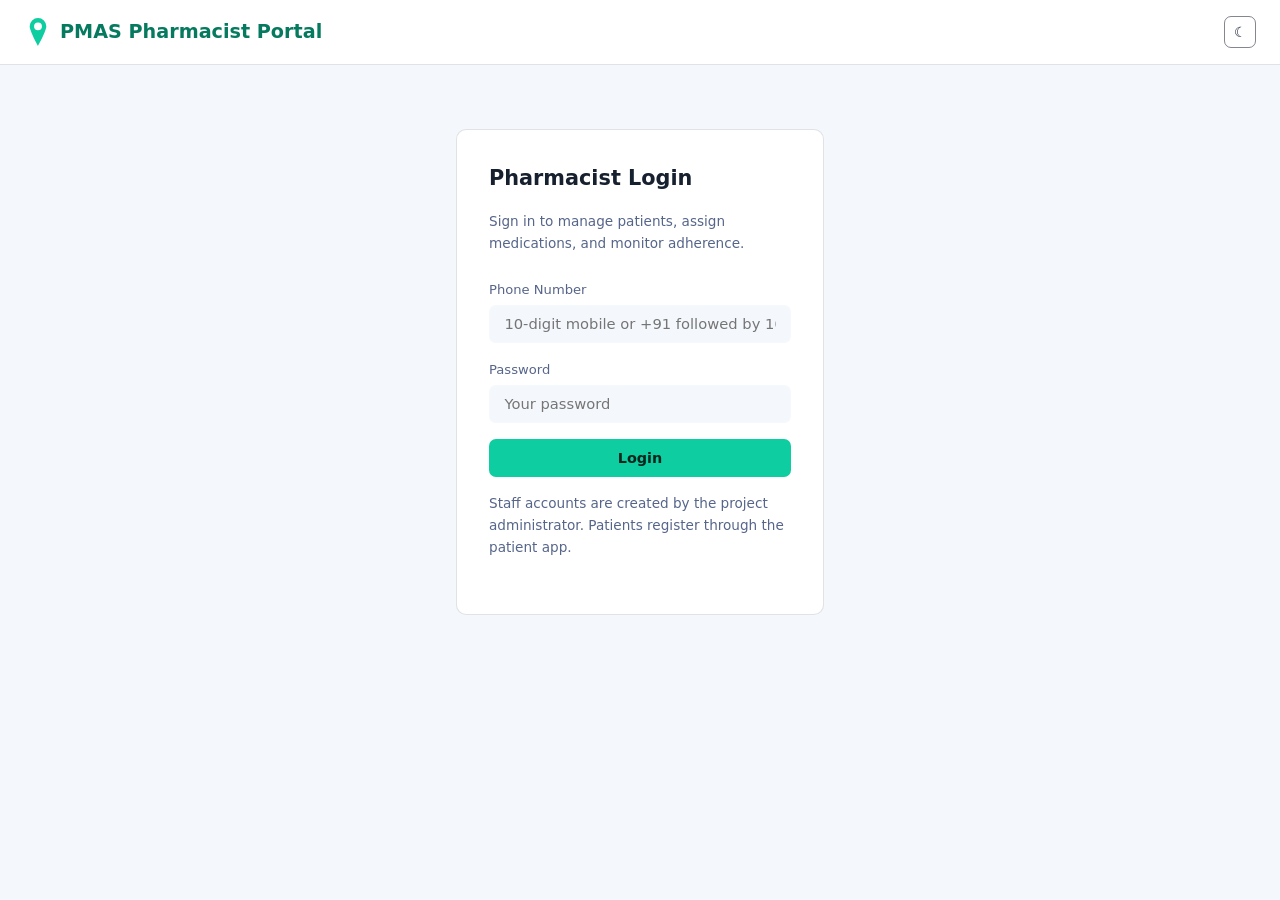
<file: pharmacist-portal/index.html>
<!DOCTYPE html>
<html lang="en" data-theme="dark">
<head>
<meta charset="UTF-8">
<meta name="viewport" content="width=device-width, initial-scale=1.0">
<meta name="description" content="PMAS Pharmacist Portal — Patient enrollment, medication management, and adherence monitoring dashboard.">
<title>PMAS — Pharmacist Portal</title>
<style>
:root {
  --bg:#0B1120; --surface:#1A2540; --surface2:#222f50; --surface3:#2a3a5f;
  --teal:#0ECDA0; --indigo:#6C63FF; --text:#E8F4F8; --muted:#8A9BBE;
  --red:#FF6B6B; --amber:#F5A623; --green:#2ECC71; --border:rgba(255,255,255,0.08);
  --radius:10px; --font:system-ui,-apple-system,'Segoe UI',sans-serif;
  --on-accent:#06251d; --border-control:rgba(255,255,255,0.40);
  --teal-ink:#0ECDA0; --indigo-ink:#6C63FF; --amber-ink:#F5A623; --red-ink:#FF6B6B; --green-ink:#2ECC71;
}
/* ─── LIGHT THEME (accessibility option) ─────────────────────── */
[data-theme="light"]{
  --bg:#F4F7FC; --surface:#FFFFFF; --surface2:#EEF2FA; --surface3:#E2E8F5;
  --text:#16202F; --muted:#56658A; --border:rgba(11,17,32,0.12);
  --border-control:rgba(11,17,32,0.50);
  --teal-ink:#067A5F; --indigo-ink:#4B3FD6; --amber-ink:#8A5A00; --red-ink:#C2352F; --green-ink:#12805A;
}

.theme-toggle{background:none;border:1px solid var(--border-control);border-radius:7px;width:32px;height:32px;padding:0;cursor:pointer;display:inline-flex;align-items:center;justify-content:center;color:var(--text);font-size:0.9rem;line-height:1}
.theme-toggle:hover{border-color:var(--teal-ink);color:var(--teal-ink)}

*,*::before,*::after{box-sizing:border-box;margin:0;padding:0}
body{font-family:var(--font);background:var(--bg);color:var(--text);min-height:100vh;line-height:1.6}
*:focus-visible{outline:2px solid var(--teal);outline-offset:3px}
a{color:var(--teal-ink);text-decoration:none}

/* Layout */
.container{max-width:1140px;margin:0 auto;padding:0 1.5rem}
.header{background:var(--surface);border-bottom:1px solid var(--border);padding:1rem 1.5rem;display:flex;justify-content:space-between;align-items:center;position:sticky;top:0;z-index:100}
.header h1{font-size:1.2rem;color:var(--teal-ink);display:flex;align-items:center;gap:0.5rem}
.header img{width:28px;height:28px;border-radius:6px}
.header-actions{display:flex;gap:0.75rem;align-items:center}
.badge{font-size:0.65rem;font-weight:700;padding:3px 10px;border-radius:20px;text-transform:uppercase}
.badge-teal{background:rgba(14,205,160,0.15);color:var(--teal-ink)}
.badge-indigo{background:rgba(108,99,255,0.15);color:var(--indigo-ink)}
.badge-amber{background:rgba(245,166,35,0.15);color:var(--amber-ink)}
.badge-red{background:rgba(255,107,107,0.15);color:var(--red-ink)}

/* Login */
.login-wrap{max-width:400px;margin:4rem auto;padding:0 1rem}
.login-card{background:var(--surface);border:1px solid var(--border);border-radius:var(--radius);padding:2rem}
.login-card h2{margin-bottom:1rem;font-size:1.3rem}
.login-card p{color:var(--muted);font-size:0.85rem;margin-bottom:1.5rem}

/* Forms */
.form-group{margin-bottom:1rem}
.form-label{display:block;font-size:0.82rem;color:var(--muted);margin-bottom:0.3rem}
.form-input,.form-select,.form-textarea{width:100%;background:var(--bg);border:1px solid rgba(255,255,255,0.12);border-radius:7px;color:var(--text);padding:0.6rem 0.9rem;font-size:0.92rem;font-family:var(--font)}
.form-input:focus,.form-select:focus,.form-textarea:focus{border-color:var(--teal-ink);outline:none}
.form-textarea{resize:vertical;min-height:80px}
.form-row{display:grid;grid-template-columns:1fr 1fr;gap:0.75rem}

/* Buttons */
.btn{display:inline-flex;align-items:center;justify-content:center;gap:0.5rem;padding:0.7rem 1.5rem;border:none;border-radius:7px;font-family:var(--font);font-size:0.9rem;font-weight:700;cursor:pointer;transition:opacity 0.15s;text-decoration:none}
.btn:active{transform:scale(0.97)}
.btn-primary{background:var(--teal);color:var(--on-accent)}
.btn-secondary{background:var(--indigo);color:#fff}
.btn-ghost{background:transparent;color:var(--muted);border:1px solid var(--border-control)}
.btn-block{display:flex;width:100%}

/* Cards */
.card{background:var(--surface);border:1px solid var(--border);border-radius:var(--radius);padding:1.5rem;margin-bottom:1rem}
.card h3{font-size:1rem;margin-bottom:0.75rem}

/* Stats grid */
.stats-grid{display:grid;grid-template-columns:repeat(auto-fit,minmax(200px,1fr));gap:1rem;margin-bottom:1.5rem}
.stat-card{background:var(--surface);border:1px solid var(--border);border-radius:var(--radius);padding:1.25rem;text-align:center}
.stat-num{font-size:2rem;font-weight:800;line-height:1;margin-bottom:4px}
.stat-teal .stat-num{color:var(--teal-ink)}
.stat-indigo .stat-num{color:var(--indigo-ink)}
.stat-amber .stat-num{color:var(--amber-ink)}
.stat-red .stat-num{color:var(--red-ink)}
.stat-lbl{font-size:0.72rem;color:var(--muted);text-transform:uppercase;letter-spacing:0.06em}

/* Table */
.table-wrap{overflow-x:auto}
table{width:100%;border-collapse:collapse;font-size:0.85rem}
th{text-align:left;padding:0.6rem 0.75rem;border-bottom:2px solid var(--border);color:var(--muted);font-size:0.72rem;text-transform:uppercase;letter-spacing:0.06em;font-weight:600}
td{padding:0.6rem 0.75rem;border-bottom:1px solid var(--border)}
tr:hover td{background:var(--surface2)}

/* Modal */
.modal-overlay{position:fixed;inset:0;background:rgba(0,0,0,0.7);z-index:200;display:none;align-items:center;justify-content:center;padding:1rem}
.modal-overlay.show{display:flex}
.modal{background:var(--surface);border:1px solid var(--border);border-radius:var(--radius);padding:2rem;max-width:500px;width:100%;max-height:90vh;overflow-y:auto}
.modal h2{margin-bottom:1rem}
.modal-close{float:right;background:none;border:none;color:var(--muted);font-size:1.5rem;cursor:pointer}

/* Tabs */
.tabs{display:flex;gap:0.5rem;border-bottom:1px solid var(--border);margin-bottom:1.5rem}
.tab-btn{background:none;border:none;color:var(--muted);padding:0.6rem 1rem;font-size:0.9rem;cursor:pointer;border-bottom:2px solid transparent;font-family:var(--font)}
.tab-btn.active{color:var(--teal-ink);border-bottom-color:var(--teal-ink)}
.tab-content{display:none}
.tab-content.active{display:block}

/* Toast */
#toast{position:fixed;bottom:2rem;left:50%;transform:translateX(-50%) translateY(20px);background:var(--surface2);color:var(--text);padding:0.6rem 1.2rem;border-radius:20px;font-size:0.82rem;border:1px solid var(--border);opacity:0;transition:all 0.25s;pointer-events:none;z-index:300}
#toast.show{opacity:1;transform:translateX(-50%) translateY(0)}

.hidden{display:none!important}
.text-muted{color:var(--muted)}
.text-sm{font-size:0.82rem}
.mt-2{margin-top:1rem}
.mt-4{margin-top:2rem}
</style>
</head>
<body>

<!-- ═══ HEADER ═════════════════════════════════════════════ -->
<header class="header">
  <h1>
    <img src="[data-uri]" alt="PMAS">
    PMAS Pharmacist Portal
  </h1>
  <div class="header-actions">
    <span id="user-badge" class="badge badge-teal hidden">Pharmacist</span>
    <button class="theme-toggle" type="button" aria-label="Switch theme" title="Switch theme">☀</button>
    <button id="logout-btn" class="btn btn-ghost hidden" onclick="logout()">Logout</button>
  </div>
</header>

<!-- ═══ LOGIN ══════════════════════════════════════════════ -->
<div id="login-view" class="login-wrap">
  <div class="login-card">
    <h2>Pharmacist Login</h2>
    <p>Sign in to manage patients, assign medications, and monitor adherence.</p>
    <form id="login-form" onsubmit="login(event)">
      <div class="form-group">
        <label class="form-label">Phone Number</label>
        <input type="tel" id="login-phone" class="form-input" required pattern="^(\+91\d{10}|\d{10})$" placeholder="10-digit mobile or +91 followed by 10 digits">
      </div>
      <div class="form-group">
        <label class="form-label">Password</label>
        <input type="password" id="login-password" class="form-input" required placeholder="Your password">
      </div>
      <button type="submit" class="btn btn-primary btn-block">Login</button>
    </form>
    <p class="text-muted text-sm" style="margin-top:1rem">
      Staff accounts are created by the project administrator. Patients register through the patient app.
    </p>
  </div>
</div>

<!-- ═══ DASHBOARD ═══════════════════════════════════════════ -->
<div id="dashboard-view" class="container hidden" style="padding-top:2rem;padding-bottom:4rem">
  
  <!-- Stats -->
  <div class="stats-grid">
    <div class="stat-card stat-teal">
      <div class="stat-num" id="stat-patients">—</div>
      <div class="stat-lbl">Total Patients</div>
    </div>
    <div class="stat-card stat-indigo">
      <div class="stat-num" id="stat-meds">—</div>
      <div class="stat-lbl">Active Medications</div>
    </div>
    <div class="stat-card stat-amber">
      <div class="stat-num" id="stat-adherence">—</div>
      <div class="stat-lbl">Today's Avg Adherence</div>
    </div>
    <div class="stat-card stat-red">
      <div class="stat-num" id="stat-redflags">—</div>
      <div class="stat-lbl">Red Flag Alerts</div>
    </div>
  </div>

  <!-- Tabs -->
  <div class="tabs">
    <button class="tab-btn active" onclick="switchTab('patients',this)">Patients</button>
    <button class="tab-btn" onclick="switchTab('enroll',this)">Enroll New Patient</button>
  </div>

  <!-- Patients list -->
  <div id="tab-patients" class="tab-content active">
    <div class="card">
      <h3>Recent Patients</h3>
      <div class="table-wrap">
        <table>
          <thead>
            <tr><th>Name</th><th>Phone</th><th>Status</th><th>Action</th></tr>
          </thead>
          <tbody id="patients-tbody">
            <tr><td colspan="4" class="text-muted text-center">Loading...</td></tr>
          </tbody>
        </table>
      </div>
    </div>
  </div>

  <!-- Enroll patient -->
  <div id="tab-enroll" class="tab-content">
    <div class="card">
      <h3>Enroll New Patient</h3>
      <form onsubmit="enrollPatient(event)">
        <div class="form-row">
          <div class="form-group">
            <label class="form-label">Full Name *</label>
            <input type="text" id="enr-name" class="form-input" required placeholder="Patient name">
          </div>
          <div class="form-group">
            <label class="form-label">Phone Number *</label>
            <input type="tel" id="enr-phone" class="form-input" required pattern="^(\+91\d{10}|\d{10})$" placeholder="10-digit mobile">
          </div>
        </div>
        <div class="form-row">
          <div class="form-group">
            <label class="form-label">Hospital MRN</label>
            <input type="text" id="enr-mrn" class="form-input" placeholder="Medical Record Number">
          </div>
          <div class="form-group">
            <label class="form-label">Preferred Language</label>
            <select id="enr-lang" class="form-input">
              <option value="en">English</option>
              <option value="te">Telugu</option>
              <option value="kn">Kannada</option>
              <option value="ta">Tamil</option>
              <option value="hi">Hindi</option>
            </select>
          </div>
        </div>
        <div class="form-row">
          <div class="form-group">
            <label class="form-label">Emergency Contact Name</label>
            <input type="text" id="enr-emerg-name" class="form-input" placeholder="Contact name">
          </div>
          <div class="form-group">
            <label class="form-label">Emergency Contact Phone</label>
            <input type="tel" id="enr-emerg-phone" class="form-input" placeholder="10-digit mobile">
          </div>
        </div>
        <div class="form-row">
          <div class="form-group">
            <label class="form-label">Date of Birth</label>
            <input type="date" id="enr-dob" class="form-input">
          </div>
          <div class="form-group">
            <label class="form-label">Gender</label>
            <select id="enr-gender" class="form-input">
              <option value="">Select</option>
              <option value="male">Male</option>
              <option value="female">Female</option>
              <option value="other">Other</option>
            </select>
          </div>
        </div>
        <div class="form-group">
          <label class="form-label">Known Allergies</label>
          <textarea id="enr-allergies" class="form-textarea" placeholder="Drug allergies, food allergies..."></textarea>
        </div>
        <div class="form-group">
          <label class="form-label">Chronic Conditions</label>
          <textarea id="enr-chronic" class="form-textarea" placeholder="Diabetes, Hypertension, Asthma..."></textarea>
        </div>
        <button type="submit" class="btn btn-primary btn-block">Enroll Patient</button>
      </form>
    </div>
  </div>
</div>

<!-- ═══ TOAST ═══════════════════════════════════════════════ -->
<div id="toast"></div>

<script>
// ─── Config ──────────────────────────────────────────────────
// Portal storage key is deliberately separate from the patient app's
// 'pmas_api_url' so the two never overwrite each other on the same origin.
const API_BASE = localStorage.getItem('pmas_portal_api_url') || prompt('Enter PMAS API URL:', 'https://pmas-bkwu.onrender.com');
localStorage.setItem('pmas_portal_api_url', API_BASE);

let token = localStorage.getItem('pmas_pharmacist_token');
let userRole = localStorage.getItem('pmas_user_role');

// ─── Helpers ─────────────────────────────────────────────────
function showToast(msg) {
  const t = document.getElementById('toast');
  t.textContent = msg;
  t.classList.add('show');
  setTimeout(() => t.classList.remove('show'), 2500);
}

async function apiCall(endpoint, options = {}) {
  const headers = { 'Content-Type': 'application/json' };
  if (token) headers['Authorization'] = 'Bearer ' + token;
  
  const res = await fetch(API_BASE + endpoint, {
    ...options,
    headers,
    body: options.body ? JSON.stringify(options.body) : undefined
  });
  const data = await res.json();
  if (!res.ok) throw new Error(data.detail || 'API error');
  return data;
}

// ─── Auth ────────────────────────────────────────────────────
async function login(e) {
  e.preventDefault();
  try {
    const res = await apiCall('/api/v1/auth/login', {
      method: 'POST',
      body: {
        phone_number: document.getElementById('login-phone').value,
        password: document.getElementById('login-password').value
      }
    });
    if (res.role !== 'pharmacist' && res.role !== 'admin') {
      showToast('This portal is for staff accounts. Patients: please use the patient app.');
      return;
    }
    token = res.access_token;
    userRole = res.role;
    localStorage.setItem('pmas_pharmacist_token', token);
    localStorage.setItem('pmas_user_role', userRole);
    showDashboard();
  } catch (err) {
    showToast('Login failed: ' + err.message);
  }
}

function logout() {
  token = null;
  localStorage.removeItem('pmas_pharmacist_token');
  localStorage.removeItem('pmas_user_role');
  location.reload();
}

// ─── Dashboard ───────────────────────────────────────────────
async function showDashboard() {
  document.getElementById('login-view').classList.add('hidden');
  document.getElementById('dashboard-view').classList.remove('hidden');
  document.getElementById('user-badge').classList.remove('hidden');
  document.getElementById('logout-btn').classList.remove('hidden');
  
  await loadDashboard();
}

async function loadDashboard() {
  try {
    const data = await apiCall('/api/v1/pharmacist/dashboard');
    document.getElementById('stat-patients').textContent = data.total_patients;
    document.getElementById('stat-meds').textContent = data.active_medications;
    document.getElementById('stat-adherence').textContent = data.today_adherence_avg + '%';
    document.getElementById('stat-redflags').textContent = data.red_flag_alerts;
    
    const tbody = document.getElementById('patients-tbody');
    if (data.recent_patients.length === 0) {
      tbody.innerHTML = '<tr><td colspan="4" class="text-muted text-center">No patients enrolled yet</td></tr>';
    } else {
      // Escape all patient-supplied values before rendering (XSS safety)
      const esc = v => String(v ?? '').replace(/[&<>"']/g, c => ({'&':'&amp;','<':'&lt;','>':'&gt;','"':'&quot;',"'":'&#39;'}[c]));
      tbody.innerHTML = data.recent_patients.map(p => 
        `<tr><td>${esc(p.name)}</td><td>${esc(p.phone)}</td><td><span class="badge badge-teal">Active</span></td><td><button class="btn btn-ghost" style="padding:0.3rem 0.7rem;font-size:0.75rem" onclick="viewPatient('${esc(p.phone)}')">View</button> <button class="btn btn-ghost" style="padding:0.3rem 0.7rem;font-size:0.75rem" onclick="reissueCode('${esc(p.phone)}')">Reset code</button></td></tr>`
      ).join('');
    }
  } catch (err) {
    showToast('Failed to load dashboard: ' + err.message);
  }
}

async function enrollPatient(e) {
  e.preventDefault();
  try {
    const data = await apiCall('/api/v1/pharmacist/enroll', {
      method: 'POST',
      body: {
        phone_number: document.getElementById('enr-phone').value,
        full_name: document.getElementById('enr-name').value,
        hospital_mrn: document.getElementById('enr-mrn').value || null,
        preferred_language: document.getElementById('enr-lang').value,
        emergency_contact_name: document.getElementById('enr-emerg-name').value || null,
        emergency_contact_phone: document.getElementById('enr-emerg-phone').value || null,
        date_of_birth: document.getElementById('enr-dob').value || null,
        gender: document.getElementById('enr-gender').value || null,
        known_allergies: document.getElementById('enr-allergies').value || null,
        chronic_conditions: document.getElementById('enr-chronic').value || null
      }
    });
    const code = data.activation_code;
    const sid = data.study_id ? ('\nStudy ID: ' + data.study_id) : '';
    const copied = confirm('Patient enrolled ✓\n' + sid + '\n\nOne-time activation code (valid 7 days):\n\n    ' + code + '\n\nShare it with the patient securely. The patient installs the PMAS app, goes to Account & Cloud Sync, taps "Activate with code", enters this code, and chooses their OWN password — you never set or see the patient\'s password.\n\nPress OK to copy the code to your clipboard — it will not be shown again.');
    if (copied) { try { navigator.clipboard.writeText(code); } catch (e) {} }
    document.querySelector('#tab-enroll form').reset();
    switchTab('patients', document.querySelector('.tab-btn'));
    await loadDashboard();
  } catch (err) {
    showToast('Enrollment failed: ' + err.message);
  }
}

function viewPatient(phone) {
  showToast('Patient detail view coming soon: ' + phone);
}

/* #40: re-issue a one-time activation code when a patient forgot their
   password. The patient then uses the regular "Activate with code" flow
   in the PMAS app to choose a NEW password — the pharmacist never sets
   or sees it (G8 holds for recovery too). */
async function reissueCode(phone) {
  if (!confirm('Re-issue a one-time activation code for ' + phone + '?\n\nUse this when the patient forgot their password. They open the PMAS app → Account & Cloud Sync → "Activate with code" → enter the code and choose a NEW password. You never set or see their password.')) return;
  try {
    const data = await apiCall('/api/v1/pharmacist/reissue-activation', { method: 'POST', body: { phone_number: phone } });
    const code = data.activation_code;
    const copied = confirm('New one-time code (valid 24 hours):\n\n    ' + code + '\n\nRelay it to the patient securely — it will not be shown again. Press OK to copy it to your clipboard.');
    if (copied) { try { navigator.clipboard.writeText(code); } catch (e) {} }
  } catch (err) {
    showToast('Re-issue failed: ' + err.message);
  }
}

// ─── Tabs ────────────────────────────────────────────────────
function switchTab(tabId, btn) {
  document.querySelectorAll('.tab-content').forEach(t => t.classList.remove('active'));
  document.querySelectorAll('.tab-btn').forEach(t => t.classList.remove('active'));
  document.getElementById('tab-' + tabId).classList.add('active');
  btn.classList.add('active');
}

// ─── Init ────────────────────────────────────────────────────
if (token && (userRole === 'pharmacist' || userRole === 'admin')) {
  showDashboard();
}
</script>

<script>
/* Theme toggle — dark-first, light as an accessibility option (shares the
   'pmas-theme' key with the platform site and demo). */
(function () {
  var KEY = 'pmas-theme';
  function apply(t) {
    document.documentElement.setAttribute('data-theme', t);
    var b = document.querySelector('.theme-toggle');
    if (b) {
      b.textContent = t === 'dark' ? '☀' : '☾';
      b.setAttribute('aria-label', t === 'dark' ? 'Switch to light mode' : 'Switch to dark mode');
    }
    var m = document.querySelector('meta[name="theme-color"]');
    if (m) m.setAttribute('content', t === 'dark' ? '#0B1120' : '#F4F7FC');
  }
  var saved = null; try { saved = localStorage.getItem(KEY); } catch (e) {}
  var prefersLight = window.matchMedia && window.matchMedia('(prefers-color-scheme: light)').matches;
  var cur = saved || (prefersLight ? 'light' : 'dark');
  apply(cur);
  document.addEventListener('DOMContentLoaded', function () {
    apply(cur);
    var b = document.querySelector('.theme-toggle');
    if (b) b.addEventListener('click', function () {
      cur = cur === 'dark' ? 'light' : 'dark';
      try { localStorage.setItem(KEY, cur); } catch (e) {}
      apply(cur);
    });
  });
})();
</script>
</body>
</html>
</file>
